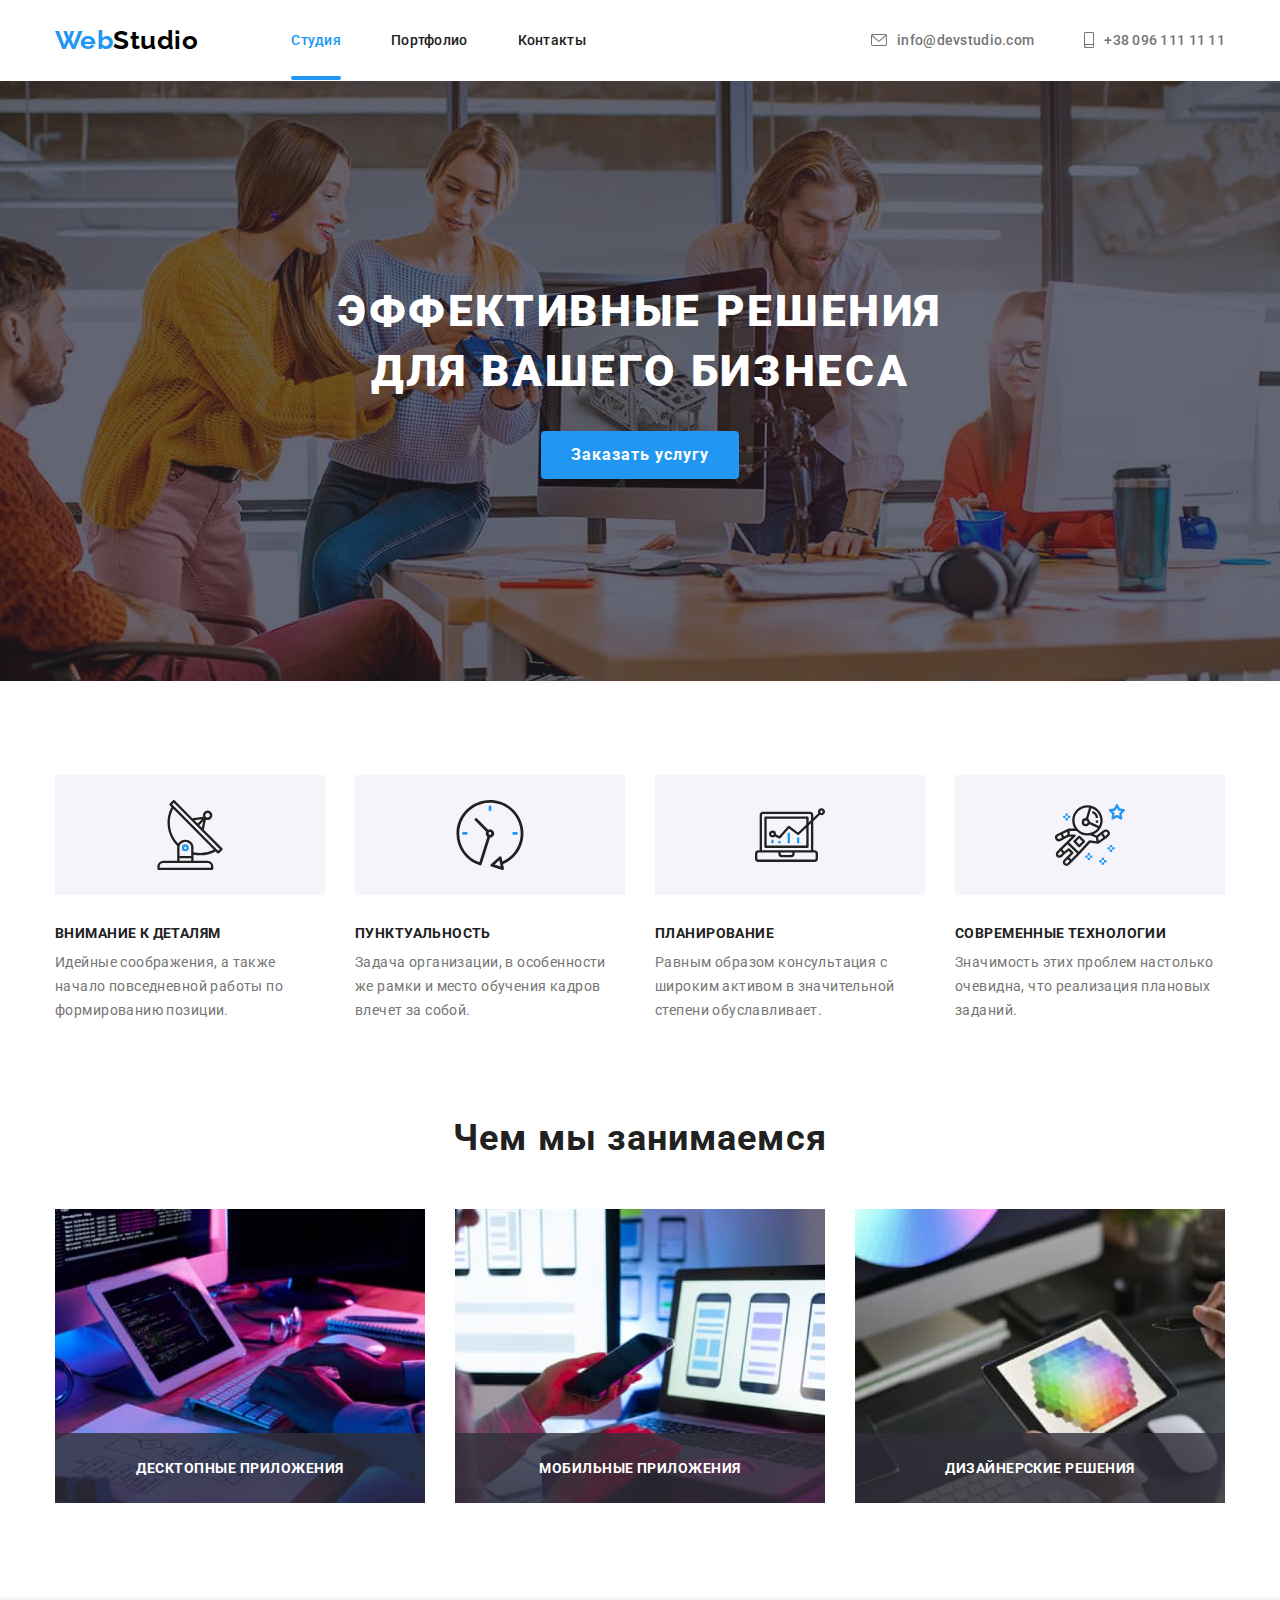
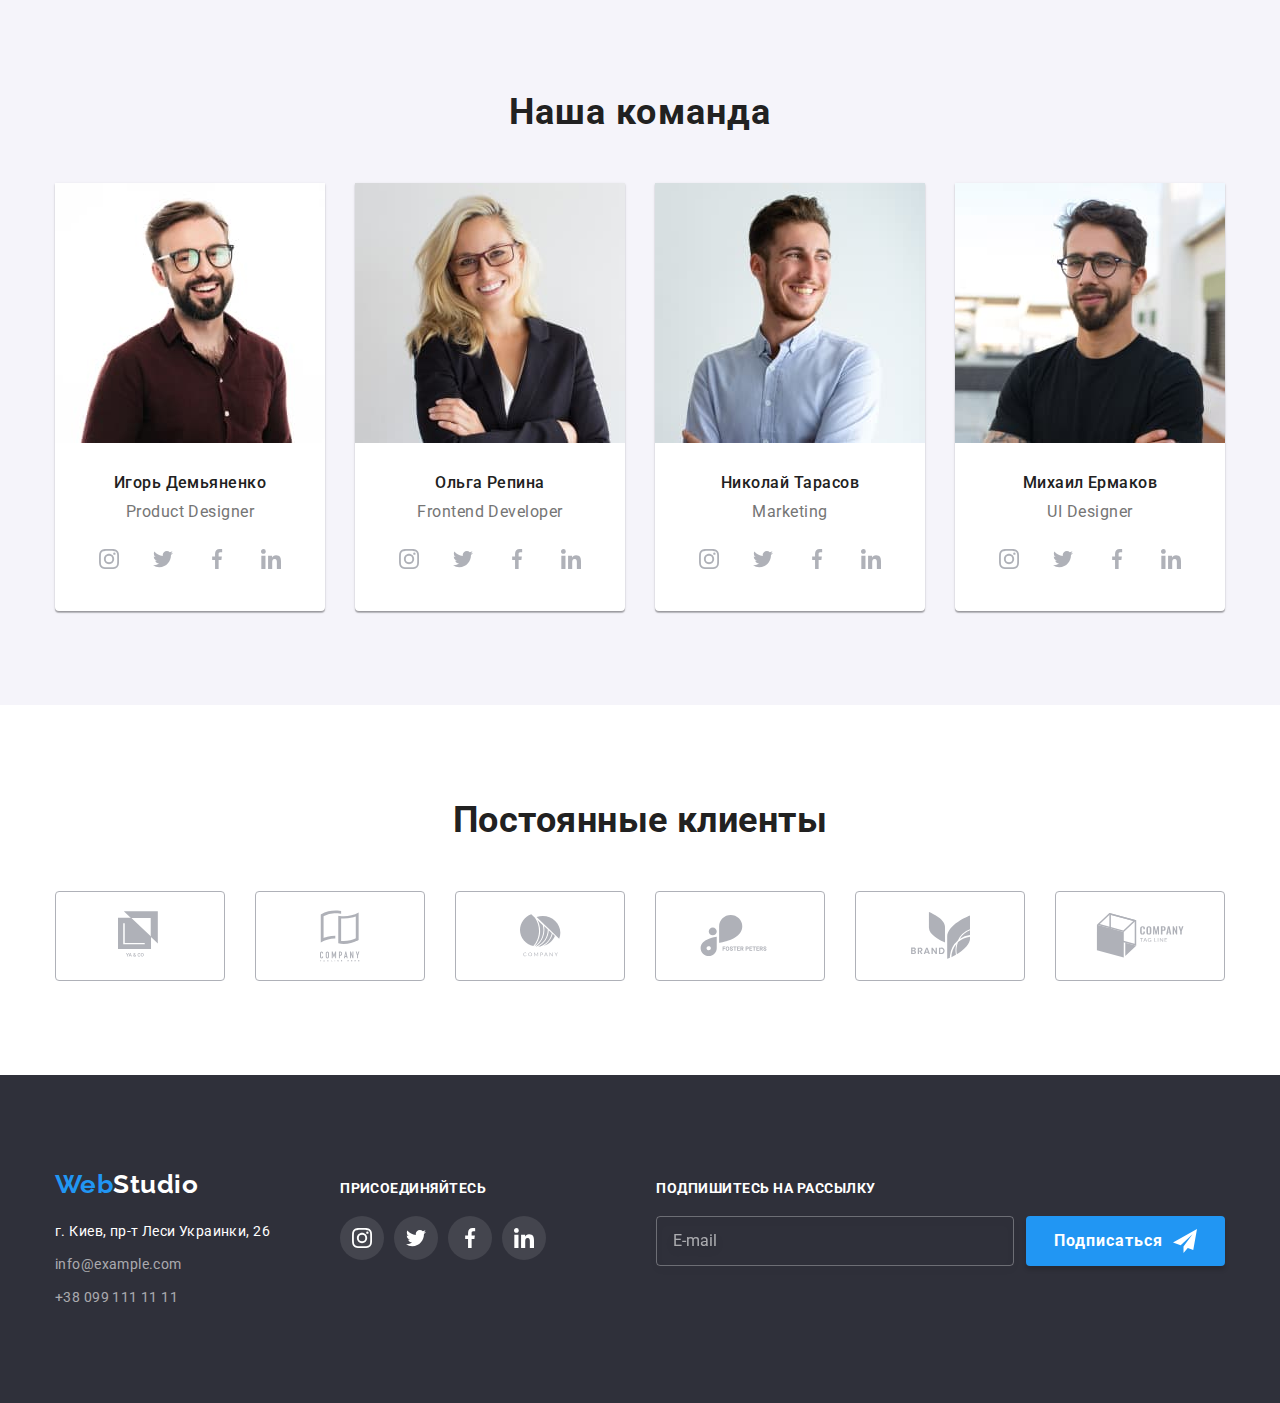
<file: index.html>
<!DOCTYPE html>
<html lang="ru">

<head>
    <meta charset="UTF-8">
    <meta name="viewport" content="width=device-width, initial-scale=1.0">
    <title lang="en">WebStudio</title>
    <link rel="stylesheet"
        href="https://cdnjs.cloudflare.com/ajax/libs/modern-normalize/1.0.0/modern-normalize.min.css">
    <link
        href="https://fonts.googleapis.com/css2?family=Raleway:wght@700&family=Roboto:wght@400;500;700;900&display=swap"
        rel="stylesheet">
    <link rel="stylesheet" href="./css/style.css">
</head>

<body>
    <header class="header">
        <div class="container">
            <nav class="nav">
                <a class="logotype link logo-margin-header" href="./" lang="en">
                    Web<span class="logotype-studio logotype-studio-light-theme">Studio</span>
                </a>
                <ul class="nav-list list">
                    <li class="nav-list-item">
                        <a class="nav-list-link active_link link" href="./">Студия</a>
                    </li>

                    <li class="nav-list-item">
                        <a class="nav-list-link link" href="./portfolio.html">Портфолио</a>
                    </li>

                    <li class="nav-list-item">
                        <a class="nav-list-link link" href="#">Контакты</a>
                    </li>
                </ul>
            </nav>
            <ul class="header-contacts-list list">
                <li class="header-contacts-item">
                    <a class="header-mail-link link" href="mailto:info@devstudio.com">
                        <svg class="mail-icon">
                            <use href="./images/svg/sprite.svg#icon-envelope"></use>
                        </svg>
                        info@devstudio.com
                    </a>
                </li>

                <li class="header-contacts-item">
                    <a class="header-phone-link link" href="tel:+380961111111">
                        <svg class="phone-icon">
                            <use href="./images/svg/sprite.svg#icon-smartphone"></use>
                        </svg>
                        +38 096 111 11 11
                    </a>
                </li>
            </ul>
        </div>
    </header>
    <main>
        <!-- HERO -->
        <section class="hero hero-padding">
            <div class="container">
                <h1 class="hero-title">Эффективные решения для вашего бизнеса</h1>
                <button data-modal-open class="modal-btn" type="button">Заказать услугу</button>
            </div>
        </section>
        <section class="features section-padding">
            <div class="container">
                <h2 class="visually-hidden">Наши преимущества</h2>
                <ul class="features-list list">
                    <li class="features-list-item antenna">
                        <h3 class="features-item-title">Внимание к деталям</h3>
                        <p class="features-item-text">Идейные соображения, а также начало повседневной работы по
                            формированию позиции.</p>
                    </li>

                    <li class="features-list-item">
                        <h3 class="features-item-title">Пунктуальность</h3>
                        <p class="features-item-text">Задача организации, в особенности же рамки и место обучения
                            кадров влечет за собой.</p>
                    </li>

                    <li class="features-list-item">
                        <h3 class="features-item-title">Планирование</h3>
                        <p class="features-item-text">Равным образом консультация с широким активом в значительной
                            степени обуславливает.</p>
                    </li>

                    <li class="features-list-item">
                        <h3 class="features-item-title">Современные технологии</h3>
                        <p class="features-item-text">Значимость этих проблем настолько очевидна, что реализация
                            плановых заданий.</p>
                    </li>
                </ul>
            </div>
        </section>
        <section class="specialization">
            <div class="container">
                <h2 class="specialization-title">Чем мы занимаемся</h2>
                <ul class="specialization-list list">
                    <li class="specialization-list-item">
                        <img class="specialization-img" src="./images/main/about-us/img-left.jpg"
                            alt="Чем мы занимаемся" width="370" height="294">
                        <p class="specialization-text">Десктопные приложения</p>
                    </li>

                    <li class="specialization-list-item">
                        <img class="specialization-img" src="./images/main/about-us/img-middle.jpg"
                            alt="Чем мы занимаемся" width="370" height="294">
                        <p class="specialization-text">Мобильные приложения</p>
                    </li>

                    <li class="specialization-list-item">
                        <img class="specialization-img" src="./images/main/about-us/img-right.jpg"
                            alt="Чем мы занимаемся" width="370" height="294">
                        <p class="specialization-text">Дизайнерские решения</p>
                    </li>
                </ul>
            </div>
        </section>
        <section class="our-team section-padding">
            <div class="container">
                <h2 class="specialization-title">Наша команда</h2>
                <ul class="our-team-list list">
                    <li class="our-team-list-item">
                        <img class="our-team-img" src="./images/main/our-team/ihor-demyanenko.jpg"
                            alt="Игорь Демьяненко" width="270" height="260">
                        <div class="team-content">
                            <h3 class="our-team-item-title">Игорь Демьяненко</h3>
                            <p class="our-team-item-text">Product Designer</p>

                            <ul class="team-socials-list list">
                                <li class="team-socials-list-item">
                                    <a class="team-socials-list-link link" href="">
                                        <svg class="our-team-icon">
                                            <use href="./images/svg/sprite.svg#icon-instagram"></use>
                                        </svg>
                                    </a>
                                </li>
                                <li class="team-socials-list-item">
                                    <a class="team-socials-list-link link" href="">
                                        <svg class="our-team-icon">
                                            <use href="./images/svg/sprite.svg#icon-twitter"></use>
                                        </svg>
                                    </a>
                                </li>
                                <li class="team-socials-list-item">
                                    <a class="team-socials-list-link link" href="">
                                        <svg class="our-team-icon">
                                            <use href="./images/svg/sprite.svg#icon-facebook"></use>
                                        </svg>
                                    </a>
                                </li>
                                <li class="team-socials-list-item">
                                    <a class="team-socials-list-link link" href="">
                                        <svg class="our-team-icon">
                                            <use href="./images/svg/sprite.svg#icon-linkedin"></use>
                                        </svg>
                                    </a>
                                </li>
                            </ul>
                        </div>
                    </li>

                    <li class="our-team-list-item">
                        <img class="our-team-img" src="./images/main/our-team/olga-repina.jpg" alt="Ольга Репина"
                            width="270" height="260">
                        <div class="team-content">
                            <h3 class="our-team-item-title">Ольга Репина</h3>
                            <p class="our-team-item-text">Frontend Developer</p>

                            <ul class="team-socials-list list">
                                <li class="team-socials-list-item">
                                    <a class="team-socials-list-link link" href="">
                                        <svg class="our-team-icon">
                                            <use href="./images/svg/sprite.svg#icon-instagram"></use>
                                        </svg>
                                    </a>
                                </li>
                                <li class="team-socials-list-item">
                                    <a class="team-socials-list-link link" href="">
                                        <svg class="our-team-icon">
                                            <use href="./images/svg/sprite.svg#icon-twitter"></use>
                                        </svg>
                                    </a>
                                </li>
                                <li class="team-socials-list-item">
                                    <a class="team-socials-list-link link" href="">
                                        <svg class="our-team-icon">
                                            <use href="./images/svg/sprite.svg#icon-facebook"></use>
                                        </svg>
                                    </a>
                                </li>
                                <li class="team-socials-list-item">
                                    <a class="team-socials-list-link link" href="">
                                        <svg class="our-team-icon">
                                            <use href="./images/svg/sprite.svg#icon-linkedin"></use>
                                        </svg>
                                    </a>
                                </li>
                            </ul>
                        </div>
                    </li>

                    <li class="our-team-list-item">
                        <img class="our-team-img" src="./images/main/our-team/nikolai-tarasov.jpg" alt="Николай Тарасов"
                            width="270" height="260">
                        <div class="team-content">
                            <h3 class="our-team-item-title">Николай Тарасов</h3>
                            <p class="our-team-item-text">Marketing</p>

                            <ul class="team-socials-list list">
                                <li class="team-socials-list-item">
                                    <a class="team-socials-list-link link" href="">
                                        <svg class="our-team-icon">
                                            <use href="./images/svg/sprite.svg#icon-instagram"></use>
                                        </svg>
                                    </a>
                                </li>
                                <li class="team-socials-list-item">
                                    <a class="team-socials-list-link link" href="">
                                        <svg class="our-team-icon">
                                            <use href="./images/svg/sprite.svg#icon-twitter"></use>
                                        </svg>
                                    </a>
                                </li>
                                <li class="team-socials-list-item">
                                    <a class="team-socials-list-link link" href="">
                                        <svg class="our-team-icon">
                                            <use href="./images/svg/sprite.svg#icon-facebook"></use>
                                        </svg>
                                    </a>
                                </li>
                                <li class="team-socials-list-item">
                                    <a class="team-socials-list-link link" href="">
                                        <svg class="our-team-icon">
                                            <use href="./images/svg/sprite.svg#icon-linkedin"></use>
                                        </svg>
                                    </a>
                                </li>
                            </ul>
                        </div>
                    </li>

                    <li class="our-team-list-item">
                        <img class="our-team-img" src="./images/main/our-team/mikhail-ermakov.jpg" alt="Михаил Ермаков"
                            width="270" height="260">
                        <div class="team-content">
                            <h3 class="our-team-item-title">Михаил Ермаков</h3>
                            <p class="our-team-item-text">UI Designer</p>

                            <ul class="team-socials-list list">
                                <li class="team-socials-list-item">
                                    <a class="team-socials-list-link link" href="">
                                        <svg class="our-team-icon">
                                            <use href="./images/svg/sprite.svg#icon-instagram"></use>
                                        </svg>
                                    </a>
                                </li>
                                <li class="team-socials-list-item">
                                    <a class="team-socials-list-link link" href="">
                                        <svg class="our-team-icon">
                                            <use href="./images/svg/sprite.svg#icon-twitter"></use>
                                        </svg>
                                    </a>
                                </li>
                                <li class="team-socials-list-item">
                                    <a class="team-socials-list-link link" href="">
                                        <svg class="our-team-icon">
                                            <use href="./images/svg/sprite.svg#icon-facebook"></use>
                                        </svg>
                                    </a>
                                </li>
                                <li class="team-socials-list-item">
                                    <a class="team-socials-list-link link" href="">
                                        <svg class="our-team-icon">
                                            <use href="./images/svg/sprite.svg#icon-linkedin"></use>
                                        </svg>
                                    </a>
                                </li>
                            </ul>
                        </div>
                    </li>
                </ul>
            </div>
        </section>
        <section class="regular-clients section-padding">
            <div class="container">
                <h2 class="regular-clients-title">Постоянные клиенты</h2>
                <ul class="regular-clients-list list">
                    <li class="regular-clients-item">
                        <a class="regular-clients-link link" href="">
                            <svg class="icon-regular-clients" width="44" height="49">
                                <use href="./images/svg/sprite.svg#icon-Client-1"></use>
                            </svg>
                        </a>
                    </li>
                    <li class="regular-clients-item">
                        <a class="regular-clients-link link" href="">
                            <svg class="icon-regular-clients" width="40" height="52">
                                <use href="./images/svg/sprite.svg#icon-Client-2"></use>
                            </svg>
                        </a>
                    </li>
                    <li class="regular-clients-item">
                        <a class="regular-clients-link link" href="">
                            <svg class="icon-regular-clients" width="41" height="43">
                                <use href=" ./images/svg/sprite.svg#icon-Client-3"></use>
                            </svg>
                        </a>
                    </li>
                    <li class="regular-clients-item">
                        <a class="regular-clients-link link" href="">
                            <svg class="icon-regular-clients" width="80" height="42">
                                <use href="./images/svg/sprite.svg#icon-Client-4"></use>
                            </svg>
                        </a>
                    </li>
                    <li class="regular-clients-item">
                        <a class="regular-clients-link link" href="">
                            <svg class="icon-regular-clients" width="59" height="47">
                                <use href="./images/svg/sprite.svg#icon-Client-5"></use>
                            </svg>
                        </a>
                    </li>
                    <li class="regular-clients-item">
                        <a class="regular-clients-link link" href="">
                            <svg class="icon-regular-clients" width="89" height="45">
                                <use href="./images/svg/sprite.svg#icon-Client-6"></use>
                            </svg>
                        </a>
                    </li>
                </ul>
            </div>
        </section>
    </main>
    <footer class="footer section-padding">
        <div class="container">
            <div class="address-container">
                <a class="logotype link logo-margin-footer" href="./">
                    Web<span class="logotype-studio logotype-studio-dark-theme">Studio</span>
                </a>
                <address class="address">
                    <ul class="contact-information-list list">
                        <li class="contact-information-list-item">
                            <a class="contact-information-address-link link"
                                href="https://goo.gl/maps/LeHWgoiSGdTN2wAK9" target="_blank"
                                rel="noopener noreferrer">г. Киев,
                                пр-т Леси
                                Украинки,
                                26
                            </a>
                        </li>
                        <li class="contact-information-list-item">
                            <a class="contact-information-link link" href="mailto:info@example.com">info@example.com</a>
                        </li>
                        <li class="contact-information-list-item">
                            <a class="contact-information-link link" href="tel:+380991111111">+38 099 111 11 11</a>
                        </li>
                    </ul>
                </address>
            </div>
            <div class="socials-footer-container">
                <p class="socials-footer-title">присоединяйтесь</p>
                <ul class="footer-socials-list list">
                    <li class="team-socials-list-item">
                        <a class="team-socials-list-link link socials-dark-theme" href="">
                            <svg class="our-team-icon">
                                <use href="./images/svg/sprite.svg#icon-instagram"></use>
                            </svg>
                        </a>
                    </li>
                    <li class="team-socials-list-item">
                        <a class="team-socials-list-link link socials-dark-theme" href="">
                            <svg class="our-team-icon">
                                <use href="./images/svg/sprite.svg#icon-twitter"></use>
                            </svg>
                        </a>
                    </li>
                    <li class="team-socials-list-item">
                        <a class="team-socials-list-link link socials-dark-theme" href="">
                            <svg class="our-team-icon">
                                <use href="./images/svg/sprite.svg#icon-facebook"></use>
                            </svg>
                        </a>
                    </li>
                    <li class="team-socials-list-item">
                        <a class="team-socials-list-link link socials-dark-theme" href="">
                            <svg class="our-team-icon">
                                <use href="./images/svg/sprite.svg#icon-linkedin"></use>
                            </svg>
                        </a>
                    </li>
                </ul>
            </div>

            <form class="form-footer">
                <p class="form-footer-title">Подпишитесь на рассылку</p>
                <div class="form-row">
                    <label class="form-field-footer">
                        <input class="form-input-footer" type="email" name="mail" placeholder="E-mail">
                    </label>
                    <button type="submit" class="footer-subscribe-button">
                        <span>Подписаться</span>
                        <svg class="footer-subscribe-icon">
                            <use href="./images/svg/sprite.svg#icon-send-mail"></use>
                        </svg>
                    </button>
                </div>
            </form>

        </div>
    </footer>

    <div data-modal class="backdrop is-hidden">
        <div class="modal">
            <button data-modal-close class="modal-button-close">
                <svg class="modal-icon">
                    <use href="./images/svg/sprite.svg#icon-close"></use>
                </svg>
            </button>

            <form action="#" class="modal-form">
                <p class="modal-title">Оставьте свои данные, мы вам перезвоним</p>

                <label class="modal-form-input-label" for="modal-name"><span class="text-lable">Имя</span>
                    <span class="modal-form-input-wrapper">
                        <input class="modal-form-input" type="name" name="user-name" id="modal-name">
                        <svg class="modal-form-icon">
                            <use href="./images/svg/sprite.svg#icon-modal-name"></use>
                        </svg>
                    </span>
                </label>

                <label class="modal-form-input-label" for="modal-phone"><span class="text-lable">Телефон</span>
                    <span class="modal-form-input-wrapper">
                        <input class="modal-form-input" type="tel" name="user-phone" id="modal-phone">
                        <svg class="modal-form-icon">
                            <use href="./images/svg/sprite.svg#icon-modal-phone"></use>
                        </svg>
                    </span>
                </label>

                <label class="modal-form-input-label" for="modal-mail"><span class="text-lable">Почта</span>
                    <span class="modal-form-input-wrapper">
                        <input class="modal-form-input" type="email" name="user-mail" id="modal-mail">
                        <svg class="modal-form-icon">
                            <use href="./images/svg/sprite.svg#icon-modal-mail"></use>
                        </svg>
                    </span>
                </label>

                <label class="modal-form-input-msg-label" for="modal-comment"><span
                        class="text-lable">Комментарий</span>
                    <textarea class="modal-form-msg" name="user-comment" id="modal-comment"
                        placeholder="Введите текст"></textarea>
                </label>

                <input class="modal-form-check-policy visually-hidden" type="checkbox" name="user-policy" id="policy">
                <label class="modal-form-label-policy" for="policy">Соглашаюсь с рассылкой и принимаю
                    <a class="policy-link" href="#">Условия договора</a>
                </label>

                <button class="modal-submit-button" type="submit">Отправить</button>
            </form>

        </div>
    </div>
    <script src="./js/modal.js"></script>
</body>

</html>
</file>
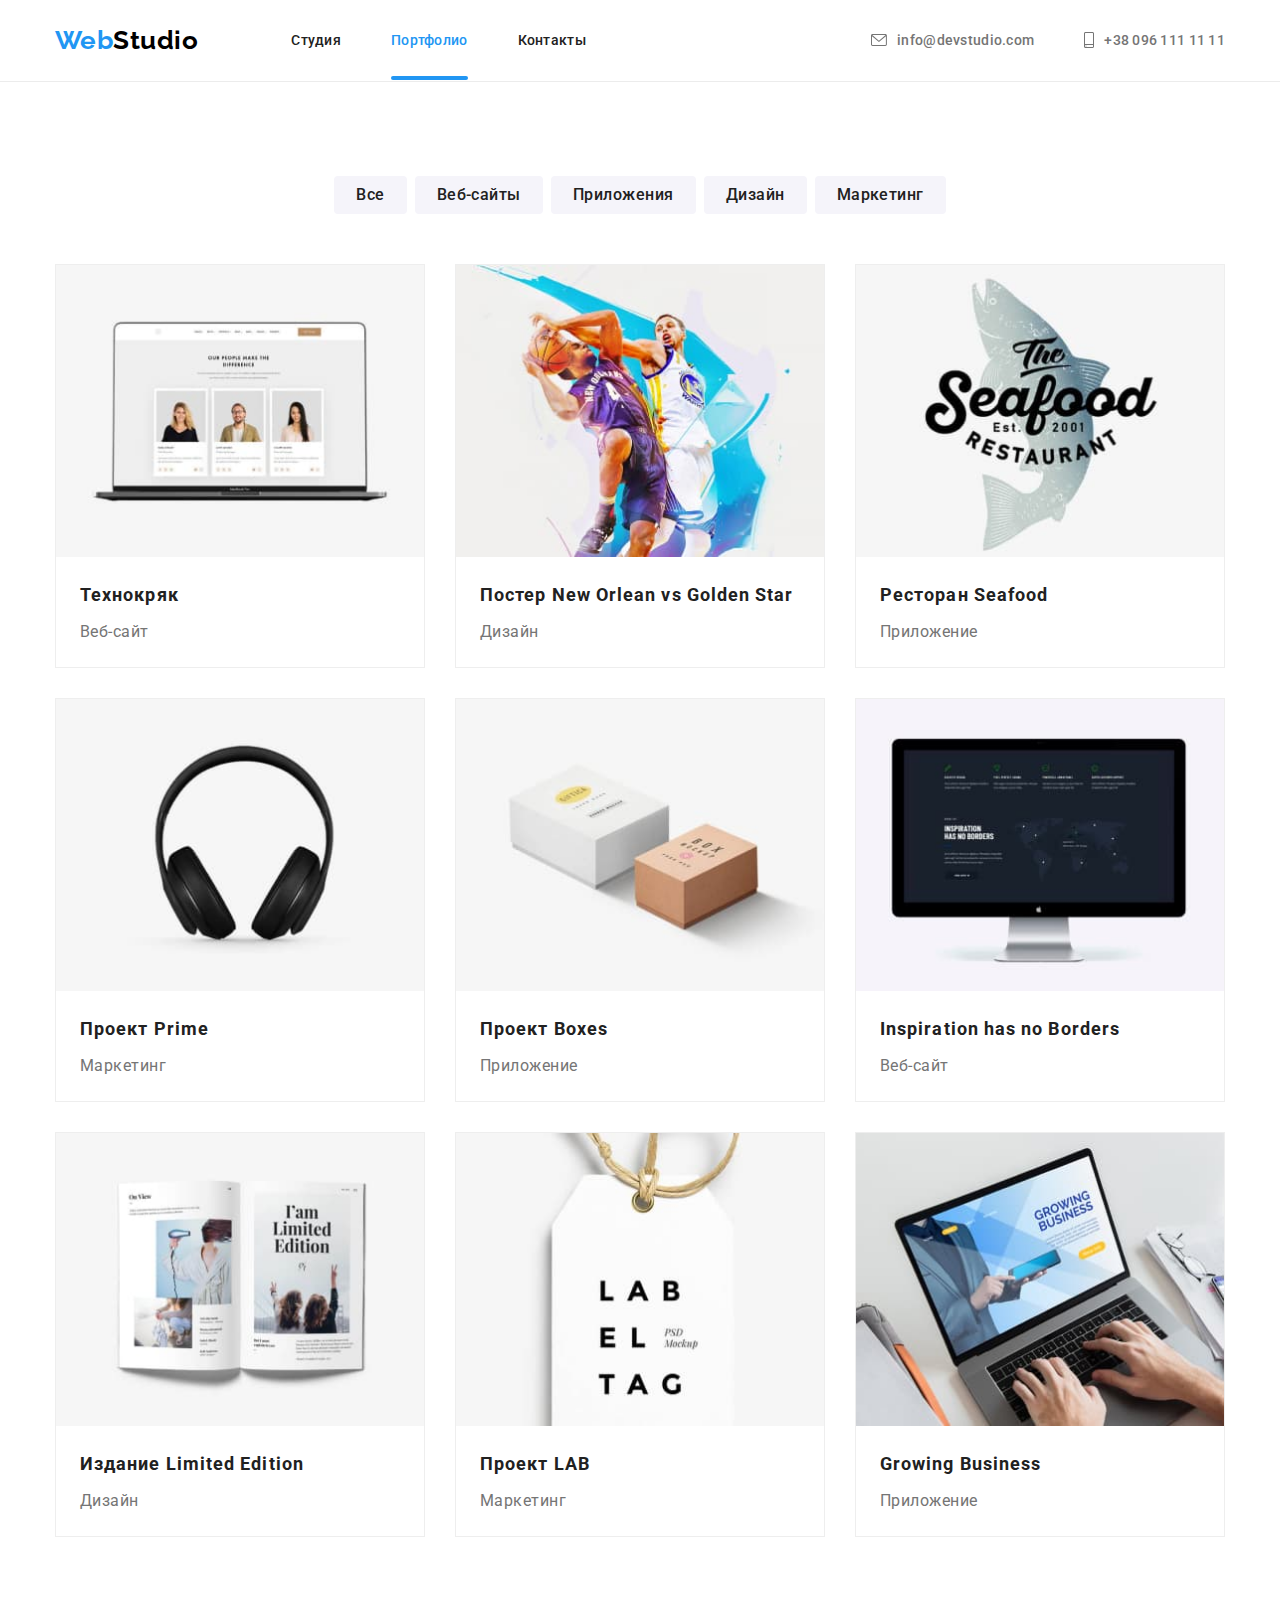
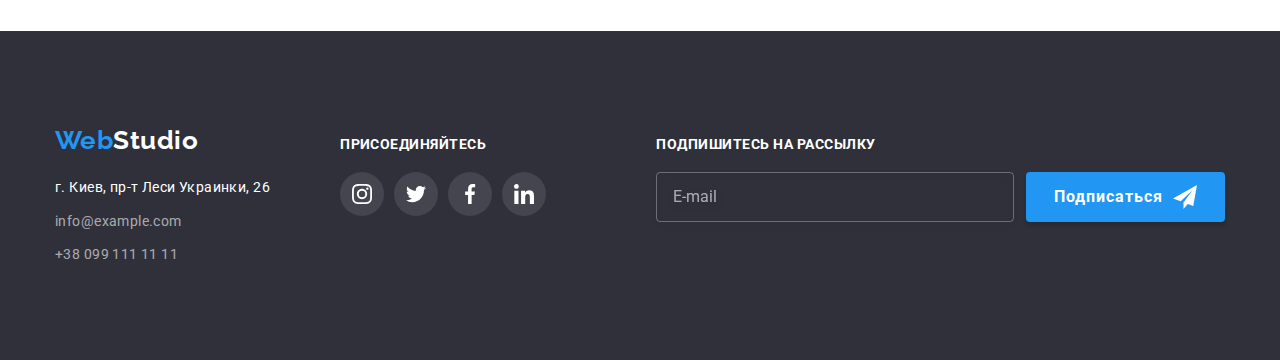
<file: portfolio.html>
<!DOCTYPE html>
<html lang="ru">

<head>
    <meta charset="UTF-8">
    <meta name="viewport" content="width=device-width, initial-scale=1.0">
    <title>WebStudio-Портфолио</title>
    <link rel="stylesheet" href="https://cdnjs.cloudflare.com/ajax/libs/modern-normalize/1.0.0/modern-normalize.css">
    <link
        href="https://fonts.googleapis.com/css2?family=Raleway:wght@700&family=Roboto:wght@400;500;700;900&display=swap"
        rel="stylesheet">
    <link rel="stylesheet" href="./css/style.css">
</head>

<body>
    <header class="header border">
        <div class="container">
            <nav class="nav">
                <a class="logotype link logo-margin-header" href="./index.html" lang="en">
                    Web<span class="logotype-studio logotype-studio-light-theme">Studio</span>
                </a>
                <ul class="nav-list list">
                    <li class="nav-list-item">
                        <a class="nav-list-link link" href="./index.html">Студия</a>
                    </li>

                    <li class="nav-list-item">
                        <a class="nav-list-link active_link link" href="./portfolio.html">Портфолио</a>
                    </li>

                    <li class="nav-list-item">
                        <a class="nav-list-link link" href="#">Контакты</a>
                    </li>
                </ul>
            </nav>
            <ul class="header-contacts-list list">
                <li class="header-contacts-item">
                    <a class="header-mail-link link" href="mailto:info@devstudio.com">
                        <svg class="mail-icon">
                            <use href="./images/svg/sprite.svg#icon-envelope"></use>
                        </svg>
                        info@devstudio.com</a>
                </li>

                <li class="header-contacts-item">
                    <a class="header-phone-link link" href="tel:+380961111111">
                        <svg class="phone-icon">
                            <use href="./images/svg/sprite.svg#icon-smartphone"></use>
                        </svg>
                        +38 096 111 11 11</a>
                </li>
            </ul>
        </div>
    </header>
    <main>
        <section class="portfolio section-padding">
            <div class="container">
                <h1 hidden>Фильтры</h1>
                <ul class="filter-list list">
                    <li class="filter-list-item">
                        <button class="filter-list-button" type="button">Все</button>
                    </li>

                    <li class="filter-list-item">
                        <button class="filter-list-button" type="button">Веб-сайты</button>
                    </li>

                    <li class="filter-list-item">
                        <button class="filter-list-button" type="button">Приложения</button>
                    </li>

                    <li class="filter-list-item">
                        <button class="filter-list-button" type="button">Дизайн</button>
                    </li>

                    <li class="filter-list-item">
                        <button class="filter-list-button" type="button">Маркетинг</button>
                    </li>
                </ul>
                <ul class="projects-list list">
                    <li class="projects-list-item">
                        <a class="projects-list-link link" href="">
                            <div class="cards-overlay">
                                <img class="projects-list-img" src="./images/portfolio/1-tehnokryak.jpg" alt="Технокряк"
                                    width="370" height="294">
                                <p class="cards-overlay-text">Технокряк это современная площадка распространения
                                    коронавируса.
                                    Компании используют эту платформу для цифрового
                                    шпионажа и атак на защищённые сервера конкурентов.</p>
                            </div>
                            <div class="projects-content">
                                <h2 class="projects-list-title">Технокряк</h2>
                                <p class="projects-list-text">Веб-сайт</p>
                            </div>
                        </a>
                    </li>
                    <li class="projects-list-item">
                        <a class="projects-list-link link" href="">
                            <div class="cards-overlay">
                                <img class="projects-list-img"
                                    src="./images/portfolio/2-poster-new-orlean-vs-golden-star.jpg"
                                    alt="Постер New Orlean vs Golden Star" width="370" height="294">
                                <p class="cards-overlay-text">Технокряк это современная площадка распространения
                                    коронавируса.
                                    Компании используют эту платформу для цифрового
                                    шпионажа и атак на защищённые сервера конкурентов.</p>
                            </div>
                            <div class="projects-content">
                                <h2 class="projects-list-title">Постер New Orlean vs Golden Star</h2>
                                <p class="projects-list-text">Дизайн</p>
                            </div>
                        </a>
                    </li>
                    <li class="projects-list-item">
                        <a class="projects-list-link link" href="">
                            <div class="cards-overlay">
                                <img class="projects-list-img" src="./images/portfolio/3-restoran-seafood.jpg"
                                    alt="Ресторан Seafood" width="370" height="294">
                                <p class="cards-overlay-text">Технокряк это современная площадка распространения
                                    коронавируса.
                                    Компании используют эту платформу для цифрового
                                    шпионажа и атак на защищённые сервера конкурентов.</p>
                            </div>
                            <div class="projects-content">
                                <h2 class="projects-list-title">Ресторан Seafood</h2>
                                <p class="projects-list-text">Приложение</p>
                            </div>
                        </a>
                    </li>
                    <li class="projects-list-item">
                        <a class="projects-list-link link" href="">
                            <div class="cards-overlay">
                                <img class="projects-list-img" src="./images/portfolio/4-proekt-prime.jpg"
                                    alt="Проект Prime" width="370" height="294">
                                <p class="cards-overlay-text">Технокряк это современная площадка распространения
                                    коронавируса.
                                    Компании используют эту платформу для цифрового
                                    шпионажа и атак на защищённые сервера конкурентов.</p>
                            </div>
                            <div class="projects-content">
                                <h2 class="projects-list-title">Проект Prime</h2>
                                <p class="projects-list-text">Маркетинг</p>
                            </div>
                        </a>
                    </li>
                    <li class="projects-list-item">
                        <a class="projects-list-link link" href="">
                            <div class="cards-overlay">
                                <img class="projects-list-img" src="./images/portfolio/5-proekt-boxes.jpg"
                                    alt="Проект Boxes" width="370" height="294">
                                <p class="cards-overlay-text">Технокряк это современная площадка распространения
                                    коронавируса.
                                    Компании используют эту платформу для цифрового
                                    шпионажа и атак на защищённые сервера конкурентов.</p>
                            </div>
                            <div class="projects-content">
                                <h2 class="projects-list-title">Проект Boxes</h2>
                                <p class="projects-list-text">Приложение</p>
                            </div>
                        </a>
                    </li>
                    <li class="projects-list-item">
                        <a class="projects-list-link link" href="">
                            <div class="cards-overlay">
                                <img class="projects-list-img" src="./images/portfolio/6-inspiration-has-no-borders.jpg"
                                    alt="Inspiration has no Borders" width="370" height="294">
                                <p class="cards-overlay-text">Технокряк это современная площадка распространения
                                    коронавируса.
                                    Компании используют эту платформу для цифрового
                                    шпионажа и атак на защищённые сервера конкурентов.</p>
                            </div>
                            <div class="projects-content">
                                <h2 class="projects-list-title">Inspiration has no Borders</h2>
                                <p class="projects-list-text">Веб-сайт</p>
                            </div>
                        </a>
                    </li>
                    <li class="projects-list-item">
                        <a class="projects-list-link link" href="">
                            <div class="cards-overlay">
                                <img class="projects-list-img" src="./images/portfolio/7-izdanie-limited-edition.jpg"
                                    alt="Издание Limited Edition" width="370" height="294">
                                <p class="cards-overlay-text">Технокряк это современная площадка распространения
                                    коронавируса.
                                    Компании используют эту платформу для цифрового
                                    шпионажа и атак на защищённые сервера конкурентов.</p>
                            </div>
                            <div class="projects-content">
                                <h2 class="projects-list-title">Издание Limited Edition</h2>
                                <p class="projects-list-text">Дизайн</p>
                            </div>
                        </a>
                    </li>
                    <li class="projects-list-item">
                        <a class="projects-list-link link" href="">
                            <div class="cards-overlay">
                                <img class="projects-list-img" src="./images/portfolio/8-proekt-lab.jpg"
                                    alt="Проект LAB" width="370" height="294">
                                <p class="cards-overlay-text">Технокряк это современная площадка распространения
                                    коронавируса.
                                    Компании используют эту платформу для цифрового
                                    шпионажа и атак на защищённые сервера конкурентов.</p>
                            </div>
                            <div class="projects-content">
                                <h2 class="projects-list-title">Проект LAB</h2>
                                <p class="projects-list-text">Маркетинг</p>
                            </div>
                        </a>
                    </li>
                    <li class="projects-list-item">
                        <a class="projects-list-link link" href="">
                            <div class="cards-overlay">
                                <img class="projects-list-img" src="./images/portfolio/9-growing-business.jpg"
                                    alt="Growing Business" width="370" height="294">
                                <p class="cards-overlay-text">Технокряк это современная площадка распространения
                                    коронавируса.
                                    Компании используют эту платформу для цифрового
                                    шпионажа и атак на защищённые сервера конкурентов.</p>
                            </div>
                            <div class="projects-content">
                                <h2 class="projects-list-title">Growing Business</h2>
                                <p class="projects-list-text">Приложение</p>
                            </div>
                        </a>
                    </li>
                </ul>
            </div>
        </section>
    </main>
    <footer class="footer section-padding">
        <div class="container">
            <div class="address-container">
                <a class="logotype link logo-margin-footer" href="./">
                    Web<span class="logotype-studio logotype-studio-dark-theme">Studio</span>
                </a>
                <address class="address">
                    <ul class="contact-information-list list">
                        <li class="contact-information-list-item"><a class="contact-information-address-link link"
                                href="https://goo.gl/maps/LeHWgoiSGdTN2wAK9" target="_blank"
                                rel="noopener noreferrer">г. Киев, пр-т Леси
                                Украинки,
                                26</a>
                        </li>
                        <li class="contact-information-list-item"><a class="contact-information-link link"
                                href="mailto:info@example.com">info@example.com</a></li>
                        <li class="contact-information-list-item"><a class="contact-information-link link"
                                href="tel:+380991111111">+38 099 111 11 11</a></li>
                    </ul>
                </address>
            </div>
            <div class="socials-footer-container">
                <p class="socials-footer-title">присоединяйтесь</p>
                <ul class="footer-socials-list list">
                    <li class="team-socials-list-item">
                        <a class="team-socials-list-link link socials-dark-theme" href="">
                            <svg class="our-team-icon">
                                <use href="./images/svg/sprite.svg#icon-instagram"></use>
                            </svg>
                        </a>
                    </li>
                    <li class="team-socials-list-item">
                        <a class="team-socials-list-link link socials-dark-theme" href="">
                            <svg class="our-team-icon">
                                <use href="./images/svg/sprite.svg#icon-twitter"></use>
                            </svg>
                        </a>
                    </li>
                    <li class="team-socials-list-item">
                        <a class="team-socials-list-link link socials-dark-theme" href="">
                            <svg class="our-team-icon">
                                <use href="./images/svg/sprite.svg#icon-facebook"></use>
                            </svg>
                        </a>
                    </li>
                    <li class="team-socials-list-item">
                        <a class="team-socials-list-link link socials-dark-theme" href="">
                            <svg class="our-team-icon">
                                <use href="./images/svg/sprite.svg#icon-linkedin"></use>
                            </svg>
                        </a>
                    </li>
                </ul>
            </div>

            <form class="form-footer">
                <p class="form-footer-title">Подпишитесь на рассылку</p>
                <div class="form-row">
                    <label class="form-field-footer">
                        <input class="form-input-footer" type="email" name="mail" placeholder="E-mail">
                    </label>
                    <button type="submit" class="footer-subscribe-button">
                        <span>Подписаться</span>
                        <svg class="footer-subscribe-icon">
                            <use href="./images/svg/sprite.svg#icon-send-mail"></use>
                        </svg>
                    </button>
                </div>
            </form>

        </div>
    </footer>
</body>

</html>
</file>
<file: css/style.css>
:root {
    --text-font: 'Roboto', sans-serif;
    --logo-font: 'Raleway', sans-serif;
    --text-color: #757575;
    --title-color: #212121;
    --accent-color: #2196F3;
    --header-hero-btn-color: #FFFFFF;
    --hero-footer-bgrnd-color: #2F303A;
    --our-team-bgrnd-color: #F5F4FA;
    --social-links-color: #AFB1B8;
    --hero-bgrnd-color: rgba(47, 48, 58, 0.4);
    --portfolio-cards-border: 1px solid #EEEEEE;
    --specialization-text-bg-color: rgba(47, 48, 58, 0.8);
    --cards-overlay-bg-color: rgba(33, 150, 243, 0.9);
    --backdrop-overlay-bg-color: rgba(0, 0, 0, 0.2);
}

body {
    font-family: 'Roboto', sans-serif;
    letter-spacing: 0.03em;
}

.visually-hidden:not(:focus):not(:active),
input[type="checkbox"].visually-hidden,
input[type="radio"].visually-hidden {
  position: absolute;
  width: 1px;
  height: 1px;
  margin: -1px;
  border: 0;
  padding: 0;
  white-space: nowrap;
  clip-path: inset(100%);
  clip: rect(0 0 0 0);
  overflow: hidden;
}

h1,
h2,
h3,
h4,
h5,
h6,
p {
margin: 0;
}

ul,
ol {
margin: 0;
padding: 0;
}

img {
display: block;
max-width: 100%;
height: auto;
}

.list {
list-style: none;
}

.link {
text-decoration: none;
}

.container {
    width: 1200px;
    padding-left: 15px;
    padding-right: 15px;
    margin: 0 auto;
}

.section-padding {
    padding-top: 94px;
    padding-bottom: 94px;
}

.border {
    border-bottom: 1px solid #ECECEC;
}

/* ===== HEADER===== */
.header .container {
    display: flex;
    align-items: center;
}

.logotype {
    font-family: var(--logo-font);
    font-weight: 700;
    font-size: 26px;
    line-height: 1.192;
    color: var(--accent-color);
}

.logo-margin-header {
    margin-right: 93px;
    padding-top: 24.6px;
    padding-bottom: 25px;
}

.logotype-studio-light-theme {
    color: #000000;
}

.logotype-studio-dark-theme {
    color: var(--header-hero-btn-color);
}

.nav {
    display: flex;
    align-items: center;
}

.nav-list {
    display: flex;
    align-items: center;
}

.nav-list-item:not(:last-child) {
    margin-right: 50px;
}

.nav-list-link {
    position: relative;
    display: block;
    font-weight: 500;
    font-size: 14px;
    line-height: 1.143;
    letter-spacing: 0.02em;
    color: var(--title-color);
    padding-top: 32px;
    padding-bottom: 32px;

    transition: color 250ms cubic-bezier(0.4, 0, 0.2, 1);
}

.nav-list-link::after {
    position: absolute;
    content: '';
    height: 4px;
    width: 100%;
    left: 0;
    bottom: 0;

    background-color: var(--accent-color);
    border-radius: 2px;
    transition: transform 250ms cubic-bezier(0.4, 0, 0.2, 1);
    transform: scale(0);
}

.nav-list-link:hover::after,
.nav-list-link:focus::after,
.nav-list-link.active_link::after   {
    transform: scaleX(1);
}

.header-contacts-list {
    display: flex;
    align-items: center;
    margin-left: auto;
}

.header-contacts-item:not(:last-child) {
    margin-right: 50px;
}

.header-mail-link {
    display: flex;
    align-items: center;
    font-weight: 500;
    font-size: 14px;
    line-height: 1.143;
    letter-spacing: 0.02em;
    color: var(--text-color);
    padding-top: 32px;
    padding-bottom: 32px;
    fill: currentColor;


    transition: color 250ms cubic-bezier(0.4, 0, 0.2, 1);
}

.mail-icon {
    width: 16px;
    height: 12px;
    margin-right: 10px;
    object-fit: cover;
}

.header-phone-link{
    display: flex;
    align-items: center;
    font-weight: 500;
    font-size: 14px;
    line-height: 1.143;
    letter-spacing: 0.02em;
    color: var(--text-color);
    padding-top: 32px;
    padding-bottom: 32px;
    fill: currentColor;

    transition: color 250ms cubic-bezier(0.4, 0, 0.2, 1);
}

.nav-list-link:hover,
.nav-list-link:focus,
.header-mail-link:hover,
.header-mail-link:focus,
.header-phone-link:hover,
.header-phone-link:focus,
.active_link
 {
    color: var(--accent-color);
}

.phone-icon {
    width: 10px;
    height: 16px;
    margin-right: 10px;
}
/* ===== END HEADER ===== */

/* ===== HERO ===== */
.hero {
    max-width: 1600px;
    height: 600px;
    margin-right: auto;
    margin-left: auto;
    padding-top: 200px;
    padding-bottom: 200px;

    background-image: linear-gradient(to right,
    var(--hero-bgrnd-color) 50%,
    var(--hero-bgrnd-color) 50%
    ),
    url(../images/hero.jpg);
    background-color: var(--hero-footer-bgrnd-color);
    background-position: center;
    background-size: cover;
    }

.hero .container {
    display: flex;
    flex-direction: column;
    align-items: center;
}

.hero-title {
    font-weight: 900;
    font-size: 44px;
    line-height: 1.364;
    text-align: center;
    letter-spacing: 0.06em;
    text-transform: uppercase;
    color: var(--header-hero-btn-color);
    max-width: 696px;
    margin-bottom: 30px;
}

.modal-btn {
    /* min-width: 200px; */
    font-family: inherit;
    font-weight: 700;
    font-size: 16px;
    line-height: 1.875;
    letter-spacing: 0.06em;

    color: var(--header-hero-btn-color);
    background-color: var(--accent-color);
    box-shadow: 0px 4px 4px rgba(0, 0, 0, 0.15);
    border-radius: 4px;
    cursor: pointer;
    border: none;
    padding: 9px 30px;
}

/* ===== END HERO ===== */

/* ===== FEATURES ===== */
.features .container {
    display: flex;
}

.features-list {
    display: flex;
}

.features-list-item {
    width: calc((100% - 90px) / 4);
    margin-right: 30px;
}

.features-list-item:last-child {
    margin-right: 0px;
}

.features-list-item h3 {
    margin-bottom: 10px;
}

.features-item-title {
    font-weight: 700;
    font-size: 14px;
    line-height: 1.143;
    letter-spacing: 0.03em;
    text-transform: uppercase;
    color: var(--title-color);
}

.features-item-text {
    font-weight: 400;
    font-size: 14px;
    line-height: 1.714;
    letter-spacing: 0.03em;
    color: var(--text-color);
}

.features-list-item::before {
    content: '';
    display: block;
    height: 120px;
    background-color: var(--our-team-bgrnd-color);
    margin-bottom: 30px;
}

.features-list-item:nth-child(1)::before {
    background-image: url('../images/svg/features/antenna.svg');
    background-repeat: no-repeat;
    background-position: center;
}

.features-list-item:nth-child(2)::before {
    background-image: url('../images/svg/features/clock.svg');
    background-repeat: no-repeat;
    background-position: center;
}

.features-list-item:nth-child(3)::before {
    background-image: url('../images/svg/features/diagram.svg');
    background-repeat: no-repeat;
    background-position: center;
}

.features-list-item:nth-child(4)::before {
    background-image: url('../images/svg/features/astronaut.svg');
    background-repeat: no-repeat;
    background-position: center;
}
/* ===== END FEATURES ===== */

/* ===== SPECIALIZATION ===== */
.specialization {
        padding-bottom: 94px;
}

.specialization .container {
    display: flex;
    flex-direction: column;
    align-items: center;
}

.specialization-list {
    display: flex;
}

.specialization-list-item {
    position: relative;
    width: calc((100% - 60px) / 3);
    margin-right: 30px;
}

.specialization-list-item:last-child {
    margin-right: 0px;
}

.specialization-title {
    font-weight: 700;
    font-size: 36px;
    line-height: 1.167;
    text-align: center;
    letter-spacing: 0.03em;
    color: var(--title-color);
    margin-bottom: 50px;
}

.specialization-text {
    position: absolute;
    left: 0%;
    bottom: 0%;

    display: flex;
    align-items: center;
    justify-content: center;

    height: 70px;
    width: 100%;

    font-weight: 700;
    font-size: 14px;
    line-height: 1.143;
    text-transform: uppercase;
    color: var(--header-hero-btn-color);
    background-color:var(--specialization-text-bg-color);
}

/* ===== END SPECIALIZATION ===== */

/* ===== OUR TEAM ===== */
.our-team {
    background-color: var(--our-team-bgrnd-color);
}

.our-team .container {
    display: flex;
    flex-direction: column;
    align-items: center;
}

.our-team-list {
    display: flex;
}

.our-team-list-item {
    width: calc((100% - 90px)/4);
    margin-right: 30px;
    background: var(--header-hero-btn-color);

    box-shadow: 0px 1px 3px rgba(0, 0, 0, 0.12), 0px 1px 1px rgba(0, 0, 0, 0.14), 0px 2px 1px rgba(0, 0, 0, 0.2);
    border-radius: 0px 0px 4px 4px;
}

.our-team-list-item:last-child {
    margin-right: 0px;
}

.team-content {
    padding: 30px 32px;
}

.our-team-list-item h3 {
    margin-bottom: 10px;
}

.our-team-item-title {
    font-weight: 500;
    font-size: 16px;
    line-height:  1.188;
    /* identical to box height */
    text-align: center;
    letter-spacing: 0.03em;
    color: var(--title-color);
}

.our-team-item-text {
    font-weight: 400;
    font-size: 16px;
    line-height:  1.188;
    /* identical to box height */
    text-align: center;
    letter-spacing: 0.03em;
    color: var(--text-color);
    margin-bottom: 16px;
}

.team-socials-list-item {
    display: flex;
}

.team-socials-list-item:not(:last-child) {
    margin-right: 10px;
}

.team-socials-list {
    display: flex;
    align-items: center;
}

.team-socials-list-link {
    display: flex;
    align-items: center;
    justify-content: center;
    width: 44px;
    height: 44px;
    border-radius: 50%;
    color: var(--social-links-color);

    transition: color 250ms cubic-bezier(0.4, 0, 0.2, 1),
    background-color 250ms cubic-bezier(0.4, 0, 0.2, 1);
}

.team-socials-list-link:hover,
.team-socials-list-link:focus {
    color: var(--header-hero-btn-color);
    background-color: var(--accent-color);
}

.our-team-icon {
    width: 20px;
    height: 20px;
    fill: currentColor;
}

/* ===== END OUR TEAM ===== */

/* ===== REGULAR CLIENTS ===== */
.regular-clients .container {
    display: flex;
    flex-direction: column;
    align-items: center;
}

.regular-clients-list {
    display: flex;
    justify-content: center;
}

.regular-clients-item:not(:last-child) {
    margin-right: 30px;
}

.regular-clients-link {
    display: flex;
    align-items: center;
    justify-content: center;
    width: 170px;
    height: 90px;
    color: var(--social-links-color);
    border: 1px solid var(--social-links-color);
    border-radius: 4px;

    transition: color 250ms cubic-bezier(0.4, 0, 0.2, 1),
    border 250ms cubic-bezier(0.4, 0, 0.2, 1);
}

.regular-clients-link:hover,
.regular-clients-link:focus {
    color: var(--accent-color);
    border: 1px solid var(--accent-color);
}

.icon-regular-clients {
    fill: currentColor;
}

.regular-clients-title {
    font-weight: 700;
    font-size: 36px;
    line-height: 1.167;
    color: var(--title-color);
    margin-bottom: 50px;
}

/* ===== END REGULAR CLIENTS ===== */

/* ===== FOOTER ===== */
.footer {
    background-color: var(--hero-footer-bgrnd-color);
}

.footer .container {
    display: flex;
    align-items: baseline;
}

.address-container {
    display: flex;
    flex-direction: column;
    margin-right: 70px;
}

.logo-margin-footer {
    margin-bottom: 20px;
}

.contact-information-list-item:not(:last-child) {
    margin-bottom: 9px;
}

.contact-information-address-link {
    font-style: normal;
    font-weight: 400;
    font-size: 14px;
    line-height: 1.714;
    /* or 171% */
    letter-spacing: 0.03em;
    color: var(--header-hero-btn-color);
}

.contact-information-link {
    font-style: normal;
    font-weight: 400;
    font-size: 14px;
    line-height: 24px;
    letter-spacing: 0.03em;
    color: rgba(255, 255, 255, 0.6);

    transition: color 250ms cubic-bezier(0.4, 0, 0.2, 1);
}

.contact-information-link:hover,
.contact-information-link:focus {
    color:var(--accent-color)
}


.socials-footer-container {
    display: flex;
    flex-direction: column;
}

.socials-footer-title {
    font-weight: 700;
    font-size: 14px;
    line-height: 1.143;
    text-transform: uppercase;
    color: var(--header-hero-btn-color);
    margin-bottom: 20px;
}

.footer-socials-list {
    display: flex;
    justify-content: space-between;
}

.socials-dark-theme {
    color: var(--header-hero-btn-color);
    background: rgba(255, 255, 255, 0.1);
}


.form-footer {
    display: flex;
    align-items: flex-start;
    flex-direction: column;

    margin-left: auto;
}

.form-row {
    display: flex;
    justify-content: fl;
}

.form-field-footer {
    margin-right: 12px;
}

.form-input-footer {
    font-weight: 400;
    font-size: 16px;
    line-height: 1.429;

    width: 358px;
    height: 50px;

    padding: 15px 16px;

    color: var(--header-hero-btn-color);
    background-color: rgba(33,150,243,0);
    border: 1px solid rgba(255, 255, 255, 0.3);
    filter: drop-shadow(0px 4px 4px rgba(0, 0, 0, 0.15));
    border-radius: 4px;
}

.form-input-footer::placeholder {
    font-family: inherit;
    font-weight: 400;
    font-size: 16px;
    line-height: 1.25;

    color: rgba(255, 255, 255, 0.6);
}

.form-footer-title {
    font-weight: 700;
    font-size: 14px;
    line-height: 1.143;
    text-transform: uppercase;

    color: var(--header-hero-btn-color);

    margin-bottom: 20px;
}

.footer-subscribe-button {
    display: flex;
    align-items: center;

    padding: 10px 28px;

    font-family: inherit;
    font-weight: 700;
    font-size: 16px;
    line-height: 1.875;

    letter-spacing: 0.06em;

    color: var(--header-hero-btn-color);
    background-color:var(--accent-color);
    box-shadow: 0px 4px 4px rgba(0, 0, 0, 0.15);
    border: none;
    border-radius: 4px;
    cursor: pointer;
    align-self: flex-start;
}

.footer-subscribe-icon {
    height: 24px;
    width: 24px;

    margin-left: 10px;

    fill: var(--header-hero-btn-color);
}

/* ===== END FOOTER ===== */

/* ==== BACKDROP ==== */

.backdrop {
    position: fixed;
    top: 0;
    left: 0;

    width: 100%;
    height: 100%;

    background-color: var(--backdrop-overlay-bg-color);
    
    transition: opacity 250ms cubic-bezier(0.4, 0, 0.2, 1);
}

.backdrop.is-hidden {
    opacity: 0;
    pointer-events: none;
}

.modal {
    position: absolute;
    top: 50%;
    left: 50%;
    transform: translate(-50%, -50%);

    width: 528px;
    height: 581px;
    padding: 40px;

    background: var(--header-hero-btn-color);
    box-shadow: 0px 1px 3px rgba(0, 0, 0, 0.12), 0px 1px 1px rgba(0, 0, 0, 0.14), 0px 2px 1px rgba(0, 0, 0, 0.2);
    border-radius: 4px;
}

.modal-button-close {
    position: absolute;
    top: 8px;
    right: 8px;

    width: 30px;
    height: 30px;

    cursor: pointer;
    background: var(--header-hero-btn-color);
    border: 1px solid rgba(0, 0, 0, 0.1);
    border-radius: 50%;
    fill: currentColor;
}

.modal-button-close:hover,
.modal-button-close:focus {
    color: var(--accent-color);
}

.modal-icon {
    width: 11px;
    height: 11px;
}

.modal-form {
    display: flex;
    flex-direction: column;
}

.modal-form-input-wrapper {
    display: block;
    position: relative;
}

.modal-form-input-label:not(:last-child) {
    margin-bottom: 10px;
}

.modal-form-input-msg-label {
    margin-bottom: 20px;
}

.text-lable {
    display: inline-block;

    font-weight: 400;
    font-size: 12px;
    line-height: 1.167;
    letter-spacing: 0.01em;
    color: var(--text-color);

    margin-bottom: 4px;
}

.modal-form-input {
    display: block;
    width: 100%;
    height: 40px;

    padding-left: 42px;

    border: 1px solid rgba(33, 33, 33, 0.2);
    border-radius: 4px;
    transition: border-color 250ms cubic-bezier(0.4, 0, 0.2, 1);
    cursor: pointer;
}

.modal-form-input:focus,
.modal-form-msg:focus {
    outline: none;
    border-color: var(--accent-color);
}

.modal-form-input:focus + .modal-form-icon {
    fill: var(--accent-color);
}

.modal-form-icon {
    position: absolute;
    top: 50%;
    left: 12px;
    transform: translateY(-50%);

    height: 18px;
    width: 18px;
    transition: fill 250ms cubic-bezier(0.4, 0, 0.2, 1);
}

.modal-form-msg {
    font-weight: 400;
    font-size: 14px;
    line-height: 1.143;
    letter-spacing: 0.01em;

    display: block;
    width: 100%;
    height: 120px;
    padding: 12px 16px;
    resize: none;
    border: 1px solid rgba(33, 33, 33, 0.2);
    border-radius: 4px;
    cursor: pointer;
    transition: border-color 250ms cubic-bezier(0.4, 0, 0.2, 1);
}

.modal-form-msg::placeholder {
    color: rgba(117, 117, 117, 0.5);
}

.modal-form-label-policy::before {
    content: '';
    display: inline-block;
    width: 16px;
    height: 15px;

    margin-right: 8.38px;

    border: 2px solid var(--title-color);
    border-radius: 2px;
    cursor: pointer;
}

.modal-form-check-policy:checked + .modal-form-label-policy::before {
    background-position: center;
    background-size: contain;
    background-repeat: no-repeat;
    background-image: url(../images/svg/icon-check-enabled.svg);
    border: none;
}

.modal-form-check-policy:focus + .modal-form-label-policy::before {
    border-color: var(--accent-color);
}

.modal-form-label-policy {
    display: flex;
    align-items: center;
    flex-wrap: wrap;
    justify-content: center;

    font-weight: 400;
    font-size: 14px;
    line-height: 1.714;
    color: var(--text-color);

    margin-bottom: 30px;
}

.policy-link {
    display: inline-block;
    color: var(--accent-color);
    margin-left: 5px;
}

.modal-title {
    align-self: center;
    margin-bottom: 12px;

    font-weight: 700;
    font-size: 20px;
    line-height: 1.15;

    color: var(--title-color);
}

.modal-submit-button {
    font-family: inherit;
    font-weight: 700;
    font-size: 16px;
    line-height: 1.875;
    letter-spacing: 0.06em;

    padding: 10px 55px;
    align-self: center;

    border: none;
    color: var(--header-hero-btn-color);
    background-color: #188CE8;
    box-shadow: 0px 4px 4px rgba(0, 0, 0, 0.15);
    border-radius: 4px;
    cursor: pointer;
}



/* ==== END BACKDROP ==== */


/* ----------- ПОРТФОЛИО ---------- */
.portfolio .container {
    display: flex;
    flex-direction: column;
    align-items: center;
}

.filter-list {
    display: flex;
    align-items: center;
    margin-bottom: 50px;
}

.filter-list-item:not(:last-child) {
    margin-right: 8px;
}

.filter-list-button {
    font-family: inherit;
    font-weight: 500;
    font-size: 16px;
    line-height: 1.625;
    /* identical to box height, or 162% */
    text-align: center;
    letter-spacing: 0.03em;
    color: var(--title-color);
    background-color: var(--our-team-bgrnd-color);
    border-radius: 4px;
    cursor: pointer;
    border: none;
    padding: 6px 22px;

    transition: color 250ms cubic-bezier(0.4, 0, 0.2, 1),
    background-color 250ms cubic-bezier(0.4, 0, 0.2, 1),
    box-shadow 250ms cubic-bezier(0.4, 0, 0.2, 1);
}

.filter-list-button:hover,
.filter-list-button:focus {
    color: var(--header-hero-btn-color);
    background-color: var(--accent-color);
    box-shadow: 0px 3px 1px rgba(0, 0, 0, 0.1), 0px 1px 2px
}

.projects-list {
    display: flex;
    flex-wrap: wrap;
}

.projects-list-item {
    width: calc((100% - 60px) / 3);
    margin-right: 30px;
    margin-bottom: 30px;
}

.projects-list-link {
    display: block;
    border: var(--portfolio-cards-border);

    transition: border 250ms cubic-bezier(0.4, 0, 0.2, 1),
    box-shadow 250ms cubic-bezier(0.4, 0, 0.2, 1);
}

.projects-list-link:hover,
.projects-list-link:focus  {
    border: 1px solid #EEEEEE;
    box-shadow: 0px 1px 1px rgba(0, 0, 0, 0.12), 0px 4px 4px rgba(0, 0, 0, 0.06), 1px 4px 6px rgba(0, 0, 0, 0.16);
}


.projects-list-item:nth-child(3n) {
    margin-right: 0;
}

.projects-list-item:nth-last-child(-n+3) {
    margin-bottom: 0px;
}

.cards-overlay {
    position: relative;
    overflow: hidden;
}

.cards-overlay-text {
    position: absolute;
    top: 0;
    left: 0;

    width: 100%;
    height: 100%;
    padding: 63px 24px;

    font-weight: 400;
    font-size: 18px;
    line-height: 1.556;
    color: var(--header-hero-btn-color);
    background-color: var(--cards-overlay-bg-color);

    transform: translateY(+101%);
    transition: transform 250ms cubic-bezier(0.4, 0, 0.2, 1);
}

.projects-list-link:hover .cards-overlay-text,
.projects-list-link:focus .cards-overlay-text{
    transform: translateY(0);
}

.projects-content {
    padding: 20px 24px;
}

.projects-list-item h2 {
    padding-bottom: 4px;
}

.projects-list-title {
    font-weight: 700;
    font-size: 18px;
    line-height: 2;
    letter-spacing: 0.06em;
    color: var(--title-color)
}

.projects-list-text {
    font-weight: 400;
    font-size: 16px;
    line-height: 1.875;
    color: var(--text-color);
}



/* ---------- END ПОРТФОЛИО ---------- */
</file>
